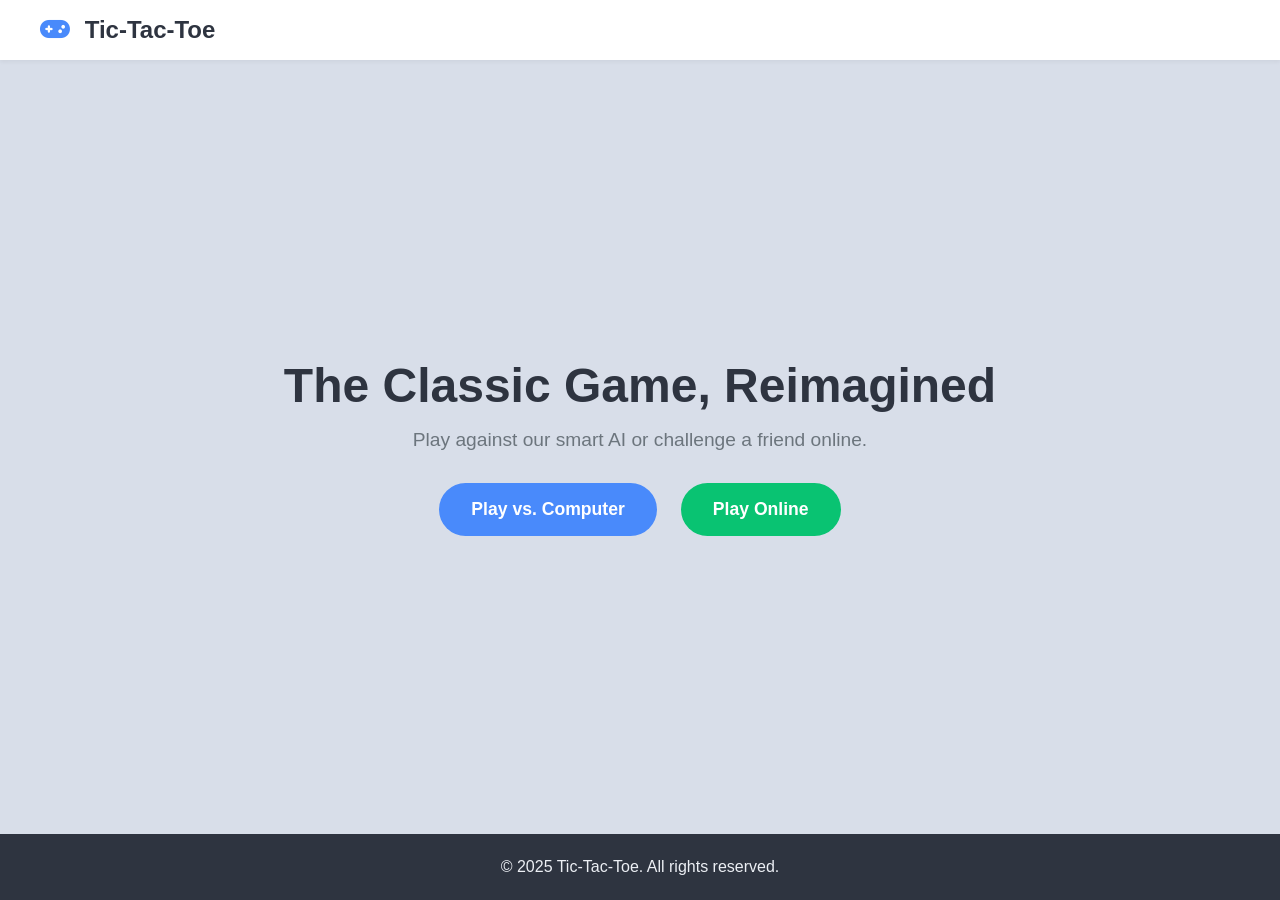
<file: index.html>
<!DOCTYPE html>
<html lang="en">
<head>
    <meta charset="UTF-8">
    <meta name="viewport" content="width=device-width, initial-scale=1.0">
    <title>Games</title>
    <link rel="stylesheet" href="./css/style.css">
    <link rel="stylesheet" href="https://cdnjs.cloudflare.com/ajax/libs/font-awesome/6.0.0-beta3/css/all.min.css">
</head>
<body>

    <nav class="navbar">
        <div class="navbar-container">
            <a href="./index.html" class="navbar-logo">
                <i class="fas fa-gamepad"></i> Tic-Tac-Toe
            </a>
        </div>
    </nav>

    <main class="main-content">
        <div class="hero-container">
            <h1>The Classic Game, Reimagined</h1>
            <p class="subtitle">Play against our smart AI or challenge a friend online.</p>
            <div class="button-container">
                <a href="./html/playWComp.html" class="btn btn-primary">Play vs. Computer</a>
                <a href="./html/auth.html" class="btn btn-secondary">Play Online</a>
            </div>
        </div>
    </main>

    <footer class="footer">
        <p>&copy; 2025 Tic-Tac-Toe. All rights reserved.</p>
    </footer>

</body>
</html>
</file>
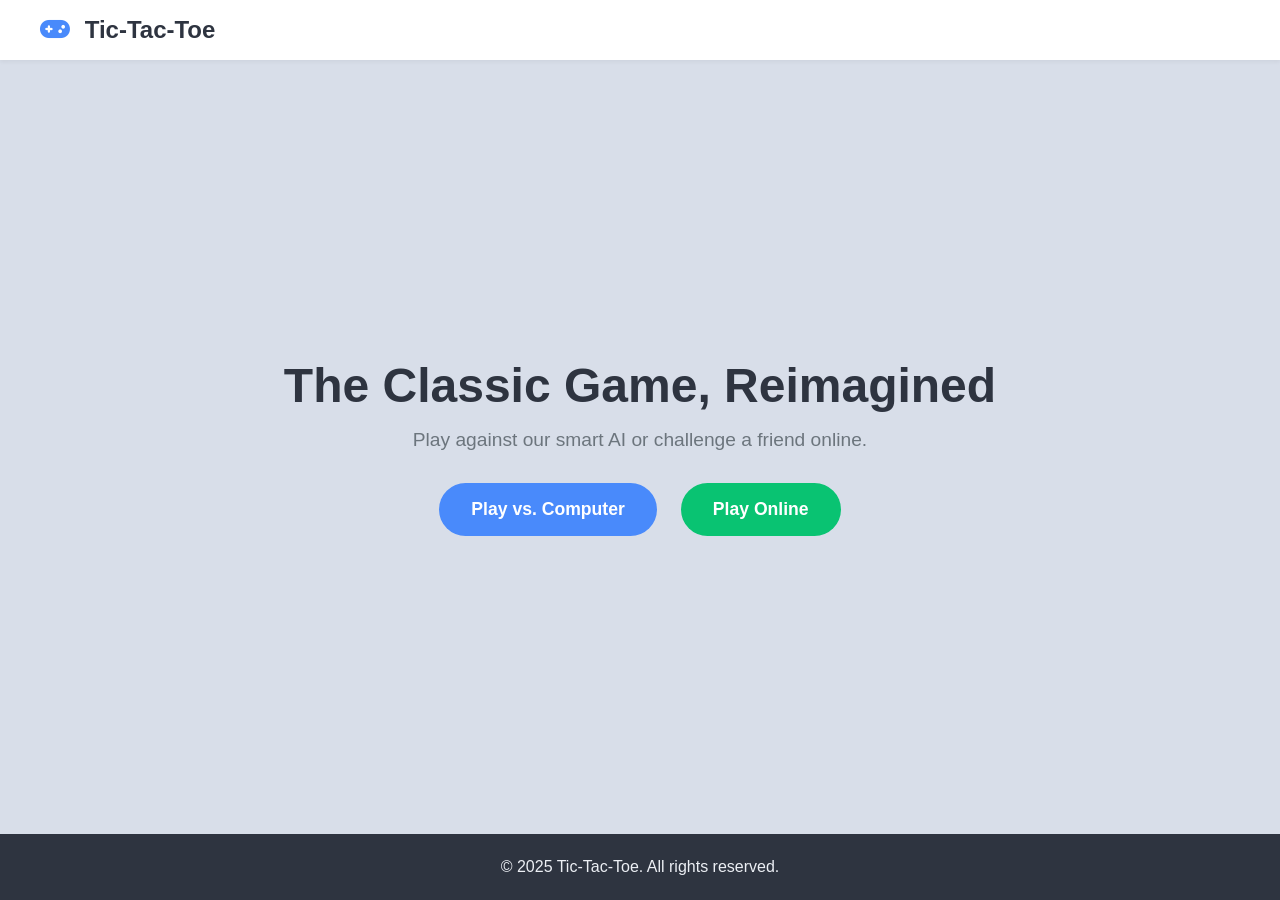
<file: html/index.html>
<!DOCTYPE html>
<html lang="en">
<head>
    <meta charset="UTF-8">
    <meta name="viewport" content="width=device-width, initial-scale=1.0">
    <title>Games</title>
    <link rel="stylesheet" href="../css/style.css">
    <link rel="stylesheet" href="https://cdnjs.cloudflare.com/ajax/libs/font-awesome/6.0.0-beta3/css/all.min.css">
</head>
<body>

    <nav class="navbar">
        <div class="navbar-container">
            <a href="./index.html" class="navbar-logo">
                <i class="fas fa-gamepad"></i> Tic-Tac-Toe
            </a>
        </div>
    </nav>

    <main class="main-content">
        <div class="hero-container">
            <h1>The Classic Game, Reimagined</h1>
            <p class="subtitle">Play against our smart AI or challenge a friend online.</p>
            <div class="button-container">
                <a href="./playWComp.html" class="btn btn-primary">Play vs. Computer</a>
                <a href="./auth.html" class="btn btn-secondary">Play Online</a>
            </div>
        </div>
    </main>

    <footer class="footer">
        <p>&copy; 2025 Tic-Tac-Toe. All rights reserved.</p>
    </footer>

</body>
</html>
</file>
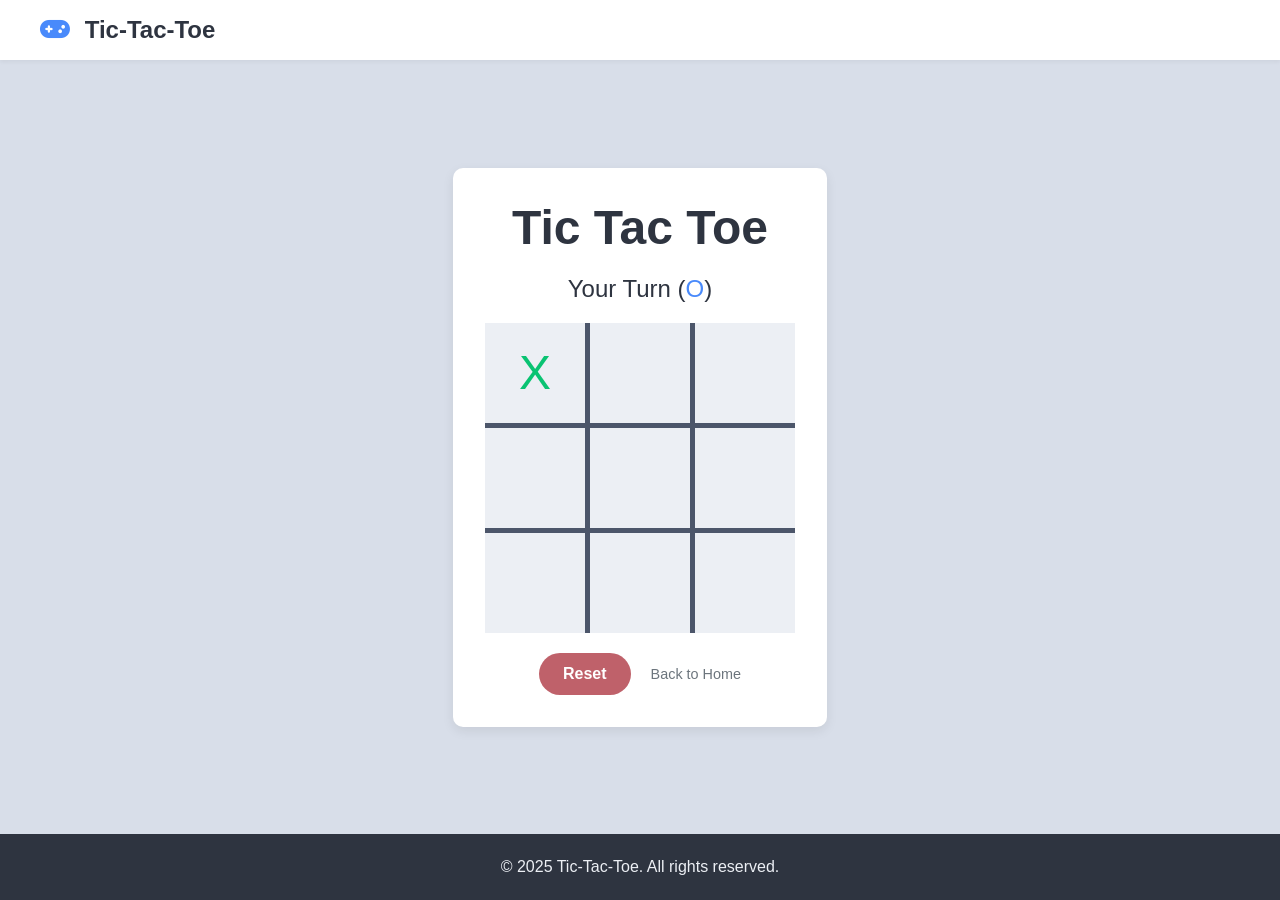
<file: html/playWComp.html>
<!DOCTYPE html>
<html lang="en">
<head>
    <meta charset="UTF-8">
    <meta name="viewport" content="width=device-width, initial-scale=1.0">
    <title>Tic-Tac-Toe vs. Computer</title>
    <link rel="stylesheet" href="../css/style.css">
    <link rel="stylesheet" href="../css/game.css">
    <link rel="stylesheet" href="https://cdnjs.cloudflare.com/ajax/libs/font-awesome/6.0.0-beta3/css/all.min.css">
</head>
<body>

    <nav class="navbar">
        <div class="navbar-container">
            <a href="./index.html" class="navbar-logo">
                <i class="fas fa-gamepad"></i>
                Tic-Tac-Toe
            </a>
        </div>
    </nav>

    <main class="main-content">
        <div class="game-wrapper">
            <section class="title">
                <h1>Tic Tac Toe</h1>
            </section>
            <section class="display">
                Let's Play!
            </section>
            <section class="container">
                <div class="tile"></div>
                <div class="tile"></div>
                <div class="tile"></div>
                <div class="tile"></div>
                <div class="tile"></div>
                <div class="tile"></div>
                <div class="tile"></div>
                <div class="tile"></div>
                <div class="tile"></div>
            </section>
            <section class="display announcer hide"></section>
            <section class="controls">
                <button id="reset" class="btn btn-reset">Reset</button>
                <a href="./index.html" class="back-link">Back to Home</a>
            </section>
        </div>
    </main>

    <footer class="footer">
        <p>&copy; 2025 Tic-Tac-Toe. All rights reserved.</p>
    </footer>

    <script src="../js/playWComp.js"></script>
</body>
</html>
</file>
<file: css/style.css>
/* In style.css */

/* General Styling & Variables */
:root {
    --primary-color: #498AFB;
    --secondary-color: #09C372;
    --dark-color: #2e3440;
    --light-color: #eceff4;
    --body-bg-color: #d8dee9;
}

* {
    box-sizing: border-box;
    margin: 0;
    padding: 0;
}

body {
    font-family: 'Arial', sans-serif;
    background-color: var(--body-bg-color);
    color: var(--dark-color);
    display: flex;
    flex-direction: column;
    min-height: 100vh;
}

/* Navbar Styling */
.navbar {
    background-color: white;
    padding: 1rem 2rem;
    box-shadow: 0 2px 4px rgba(0,0,0,0.05);
}

.navbar-container {
    display: flex;
    justify-content: space-between;
    align-items: center;
    max-width: 1200px;
    margin: 0 auto;
}

.navbar-logo {
    color: var(--dark-color);
    text-decoration: none;
    font-size: 1.5rem;
    font-weight: bold;
}

.navbar-logo .fa-gamepad {
    margin-right: 0.5rem;
    color: var(--primary-color);
}

/* Main Content & Hero Section */
.main-content {
    flex-grow: 1; /* Pushes the footer down */
    display: flex;
    justify-content: center;
    align-items: center;
    text-align: center;
    padding: 2rem;
}

.hero-container h1 {
    font-size: 3rem;
    margin-bottom: 1rem;
}

.hero-container .subtitle {
    font-size: 1.2rem;
    color: #6c757d;
    margin-bottom: 2rem;
}

/* Button Styling */
.button-container {
    display: flex;
    justify-content: center;
    gap: 1.5rem; /* Space between buttons */
}

.btn {
    display: inline-block;
    padding: 1rem 2rem;
    font-size: 1.1rem;
    font-weight: bold;
    border-radius: 50px; /* Rounded buttons */
    text-decoration: none;
    cursor: pointer;
    transition: transform 0.2s ease, box-shadow 0.2s ease;
    border: none;
}

.btn:hover {
    transform: translateY(-3px);
    box-shadow: 0 4px 12px rgba(0,0,0,0.1);
}

.btn-primary {
    background-color: var(--primary-color);
    color: white;
}

.btn-secondary {
    background-color: var(--secondary-color);
    color: white;
}

/* Footer Styling */
.footer {
    background-color: var(--dark-color);
    color: var(--light-color);
    text-align: center;
    padding: 1.5rem;
    margin-top: auto; /* Pushes footer to the bottom */
}

/* Add this to style.css */

.user-controls {
    display: flex;
    align-items: center;
    gap: 1rem;
}

#user-display-name {
    font-weight: bold;
}

#logout-btn {
    padding: 0.5rem 1rem;
    font-size: 0.9rem;
    border-radius: 8px;
}

/* Add this to the end of style.css */

/* --- Dashboard Layout --- */

.dashboard-layout {
    display: flex;
    flex-grow: 1; /* This makes the layout fill the space between the navbar and footer */
}

.sidebar {
    width: 250px;
    background-color: #fff;
    padding: 1.5rem;
    border-right: 1px solid #e5e9f0;
    flex-shrink: 0; /* Prevents the sidebar from shrinking */
}

.sidebar-nav ul {
    list-style: none;
    padding: 0;
    margin: 0;
}

.sidebar-nav li a {
    display: flex;
    align-items: center;
    color: #4c566a;
    text-decoration: none;
    padding: 0.8rem 1rem;
    border-radius: 8px;
    margin-bottom: 0.5rem;
    font-weight: 500;
    transition: background-color 0.2s ease, color 0.2s ease;
}

.sidebar-nav li a .fas {
    margin-right: 1rem;
    width: 20px; /* Aligns the text by giving icons a fixed width */
    color: #6c757d;
}

.sidebar-nav li a:hover {
    background-color: #f8f9fa;
    color: var(--dark-color);
}

.sidebar-nav li a.active {
    background-color: var(--primary-color);
    color: white;
}

.sidebar-nav li a.active .fas {
    color: white;
}

.dashboard-content {
    flex-grow: 1;
    padding: 2rem;
    background-color: #f8f9fa;
    display: flex;
    justify-content: center;
    align-items: center;
    flex-direction: column; 
}

.dashboard-content h1 {
    font-size: 2.5rem;
    margin-bottom: 0.5rem;
}

/* Add this to the end of style.css */

/* --- Dashboard Stats --- */
.stats-container {
    display: flex;
    gap: 1.5rem;
    margin-top: 2rem;
}

.stat-card {
    background-color: #fff;
    padding: 1.5rem;
    border-radius: 8px;
    border: 1px solid #e5e9f0;
    flex-grow: 1;
    text-align: center;
}

.stat-card h2 {
    font-size: 1rem;
    color: #6c757d;
    margin-bottom: 0.5rem;
}

.stat-card p {
    font-size: 2.5rem;
    font-weight: bold;
    color: var(--dark-color);
}

/* In game.css */
/* This file now ONLY styles the game board and its controls. */

:root {
    --player-X-color: #09C372;
    --player-O-color: #498AFB;
}

/* A wrapper for the game content */
.game-wrapper {
    text-align: center;
}

.title {
    font-size: 2em;
    color: var(--dark-color);
    margin-bottom: 20px;
}

.display {
    font-size: 1.5em;
    margin-bottom: 20px;
}

.playerX {
    color: var(--player-X-color);
}

.playerO {
    color: var(--player-O-color);
}

.container {
    display: grid;
    height: 310px;
    width: 310px;
    grid-template-columns: repeat(3, 100px);
    grid-template-rows: repeat(3, 100px);
    gap: 5px;
    background-color: #4c566a;
    border-radius: 5px;
    margin: 0 auto; /* Center the container within the wrapper */
}

.tile {
    width: 100px;
    height: 100px;
    background-color: var(--light-color);
    display: flex;
    justify-content: center;
    align-items: center;
    font-size: 3em;
    cursor: pointer;
}

.tile.playerX {
    color: var(--player-X-color);
}

.tile.playerO {
    color: var(--player-O-color);
}

.announcer.hide {
    display: none;
}

.controls {
    margin-top: 20px;
    display: flex;
    justify-content: center;
    align-items: center;
    gap: 20px;
}

/* Custom style for the reset button */
.btn-reset {
    background-color: #bf616a;
    color: white;
    padding: 0.75rem 1.5rem; /* Slightly smaller than main buttons */
    font-size: 1rem;
}

.back-link {
    color: #6c757d;
    text-decoration: none;
    font-size: 0.9rem;
}
.back-link:hover {
    color: var(--primary-color);
}

/* Add this to the end of style.css */

/* --- Scoreboard Styling --- */
.scoreboard {
    display: flex;
    justify-content: space-around;
    width: 100%;
    max-width: 310px; /* Match the game board width */
    margin: 0 auto 1rem auto;
    background-color: #fff;
    padding: 0.75rem;
    border-radius: 8px;
    border: 1px solid #e5e9f0;
}

.score {
    font-size: 1.1rem;
    font-weight: bold;
}

/* Add this to the end of style.css */

/* --- Join Game Form Styling --- */
.join-form {
    display: flex;
    justify-content: center;
    align-items: center;
    gap: 1rem;
    margin-top: 2rem;
}

.join-form input {
    padding: 1rem;
    border: 1px solid #d8dee9;
    border-radius: 8px;
    font-size: 1.5rem;
    width: 180px;
    text-align: center;
    font-weight: bold;
    letter-spacing: 3px;
    background-color: #fff;
}

.join-form input:focus {
    outline: none;
    border-color: var(--primary-color);
    box-shadow: 0 0 0 3px rgba(73, 138, 251, 0.2);
}

.join-form .btn {
    padding: 1rem 2rem; /* Make button height match input */
}

/* Add this to the end of style.css */

/* --- Polished Game Screen Layout --- */

.game-wrapper {
    background-color: #fff;
    padding: 2rem;
    border-radius: 10px;
    box-shadow: 0 4px 12px rgba(0,0,0,0.08);
    text-align: center;
    max-width: 450px;
}

/* Style the main status text (e.g., "Your Turn") */
.game-wrapper #game-status-display {
    font-size: 1.5rem;
    font-weight: bold;
    margin-bottom: 0.5rem;
    min-height: 2.2rem; /* Prevents layout shifts when text changes */
}

/* Style the secondary text (Game ID) */
.game-wrapper p {
    font-size: 0.9rem;
    color: #6c757d;
    margin-bottom: 1.5rem;
}

/* Add some space above the game board */
.game-wrapper .container {
    margin-top: 1rem;
    margin-bottom: 1rem;
}

/* Refine the scoreboard appearance */
.scoreboard {
    border: none;
    background-color: #f8f9fa;
    margin-bottom: 1.5rem;
}

/* --- Make game control buttons a uniform size --- */
.permanent-controls .btn {
    padding: 0.75rem 1.5rem;
    font-size: 1rem;
}

/* Add this to the end of style.css */

/* --- Responsive Dashboard --- */

/* Hide the menu button on large screens by default */
.menu-toggle {
    display: none;
    background: none;
    border: none;
    color: var(--dark-color);
    font-size: 1.5rem;
    cursor: pointer;
    margin-right: 1rem;
}

/* Media query for screens 768px or smaller */
@media (max-width: 768px) {
    /* Show the menu button */
    .menu-toggle {
        display: block;
    }
    
    /* Style the sidebar for mobile */
    .sidebar {
        position: fixed; /* Position it over the content */
        top: 0;
        left: 0;
        height: 100%;
        z-index: 1000; /* Make sure it's on top */
        transform: translateX(-100%); /* Hide it off-screen to the left */
        transition: transform 0.3s ease-in-out;
    }

    /* This class will be added by JavaScript to show the sidebar */
    .sidebar.active {
        transform: translateX(0);
    }
}
</file>
<file: css/game.css>
/* In game.css */
/* This file now ONLY styles the game board and its controls. */

:root {
    --player-X-color: #09C372;
    --player-O-color: #498AFB;
}

.title {
    font-size: 2em;
    color: var(--dark-color);
    margin-bottom: 20px;
}

.display {
    font-size: 1.5em;
    margin-bottom: 20px;
}

.playerX {
    color: var(--player-X-color);
}

.playerO {
    color: var(--player-O-color);
}

.container {
    display: grid;
    grid-template-columns: repeat(3, 100px);
    grid-template-rows: repeat(3, 100px);
    gap: 5px;
    background-color: #4c566a;
    border-radius: 5px;
}

.tile {
    width: 100px;
    height: 100px;
    background-color: var(--light-color);
    display: flex;
    justify-content: center;
    align-items: center;
    font-size: 3em;
    cursor: pointer;
}

.tile.playerX {
    color: var(--player-X-color);
}

.tile.playerO {
    color: var(--player-O-color);
}

.announcer.hide {
    display: none;
}

.controls {
    margin-top: 20px;
    display: flex;
    justify-content: center;
    align-items: center;
    gap: 20px;
}

.btn-reset {
    background-color: #bf616a;
    color: white;
    padding: 0.75rem 1.5rem;
    font-size: 1rem;
}

.back-link {
    color: #6c757d;
    text-decoration: none;
    font-size: 0.9rem;
}
.back-link:hover {
    color: var(--primary-color);
}
</file>
